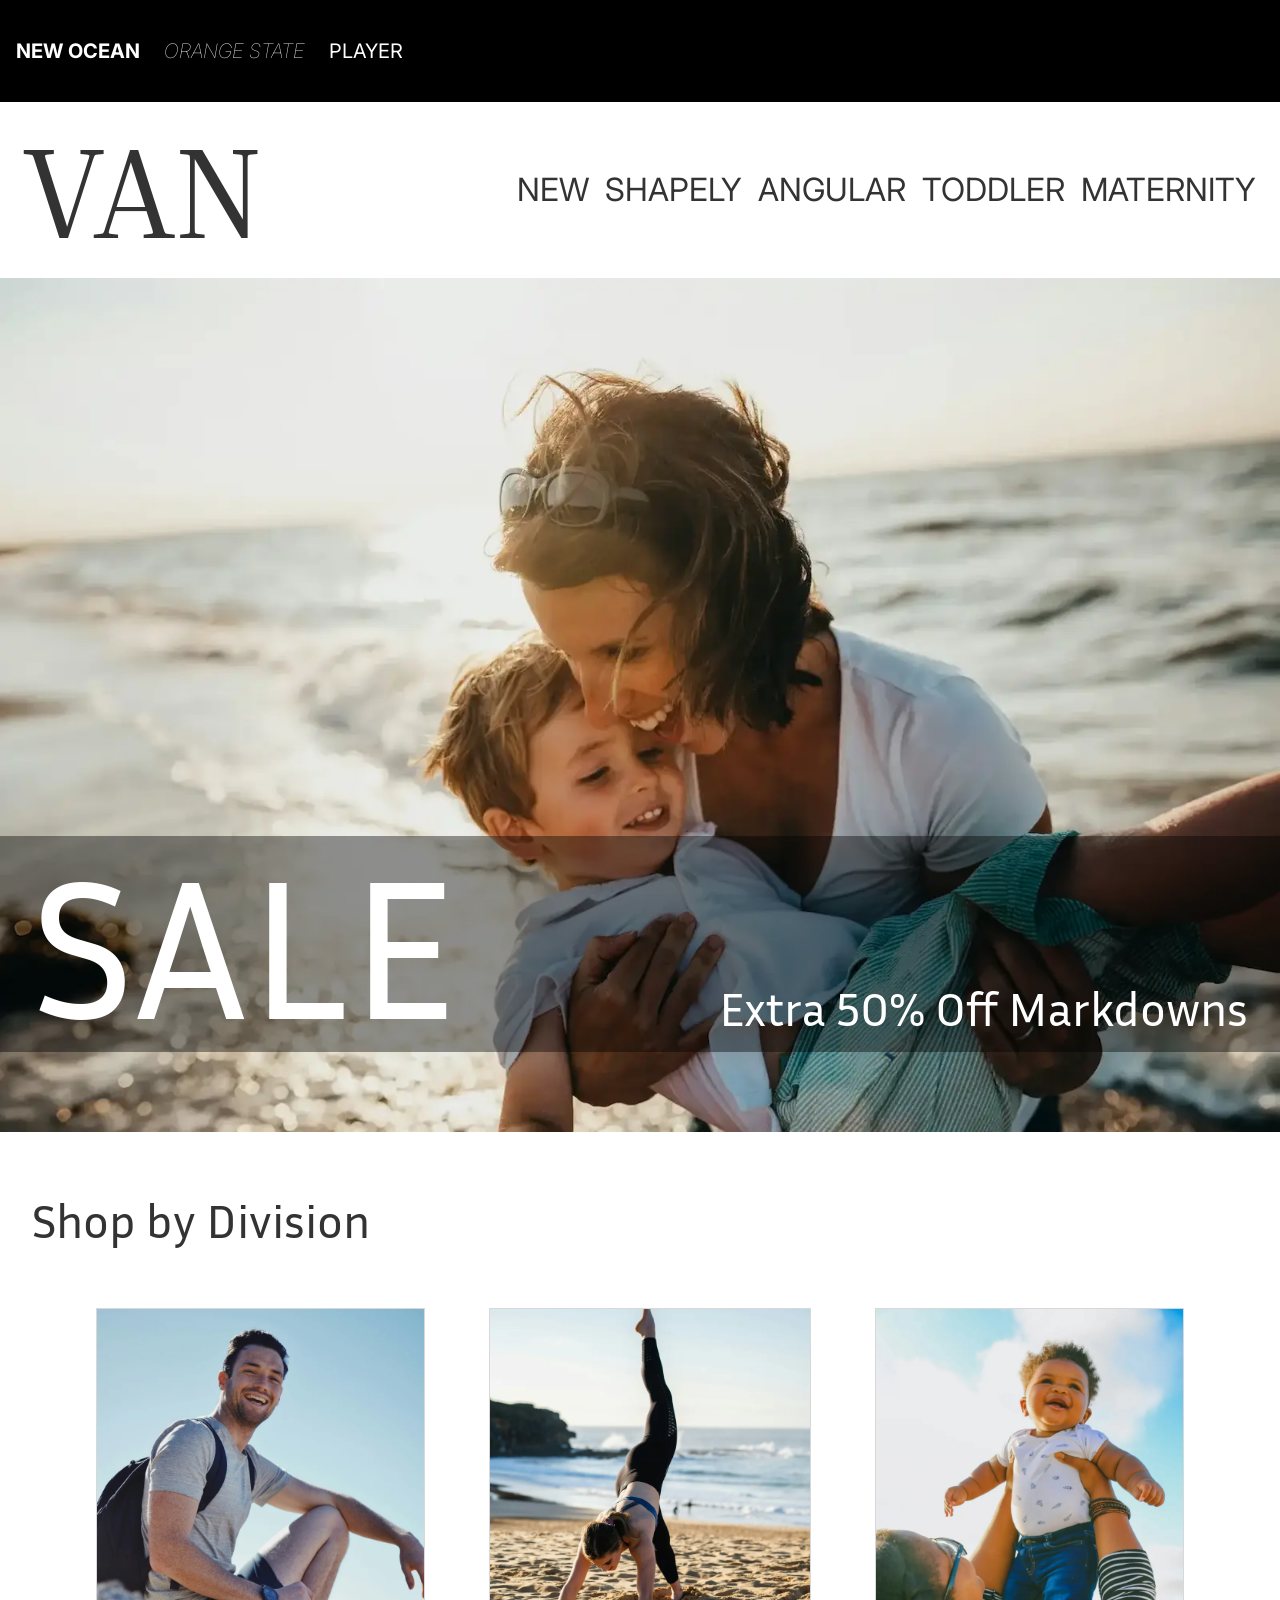
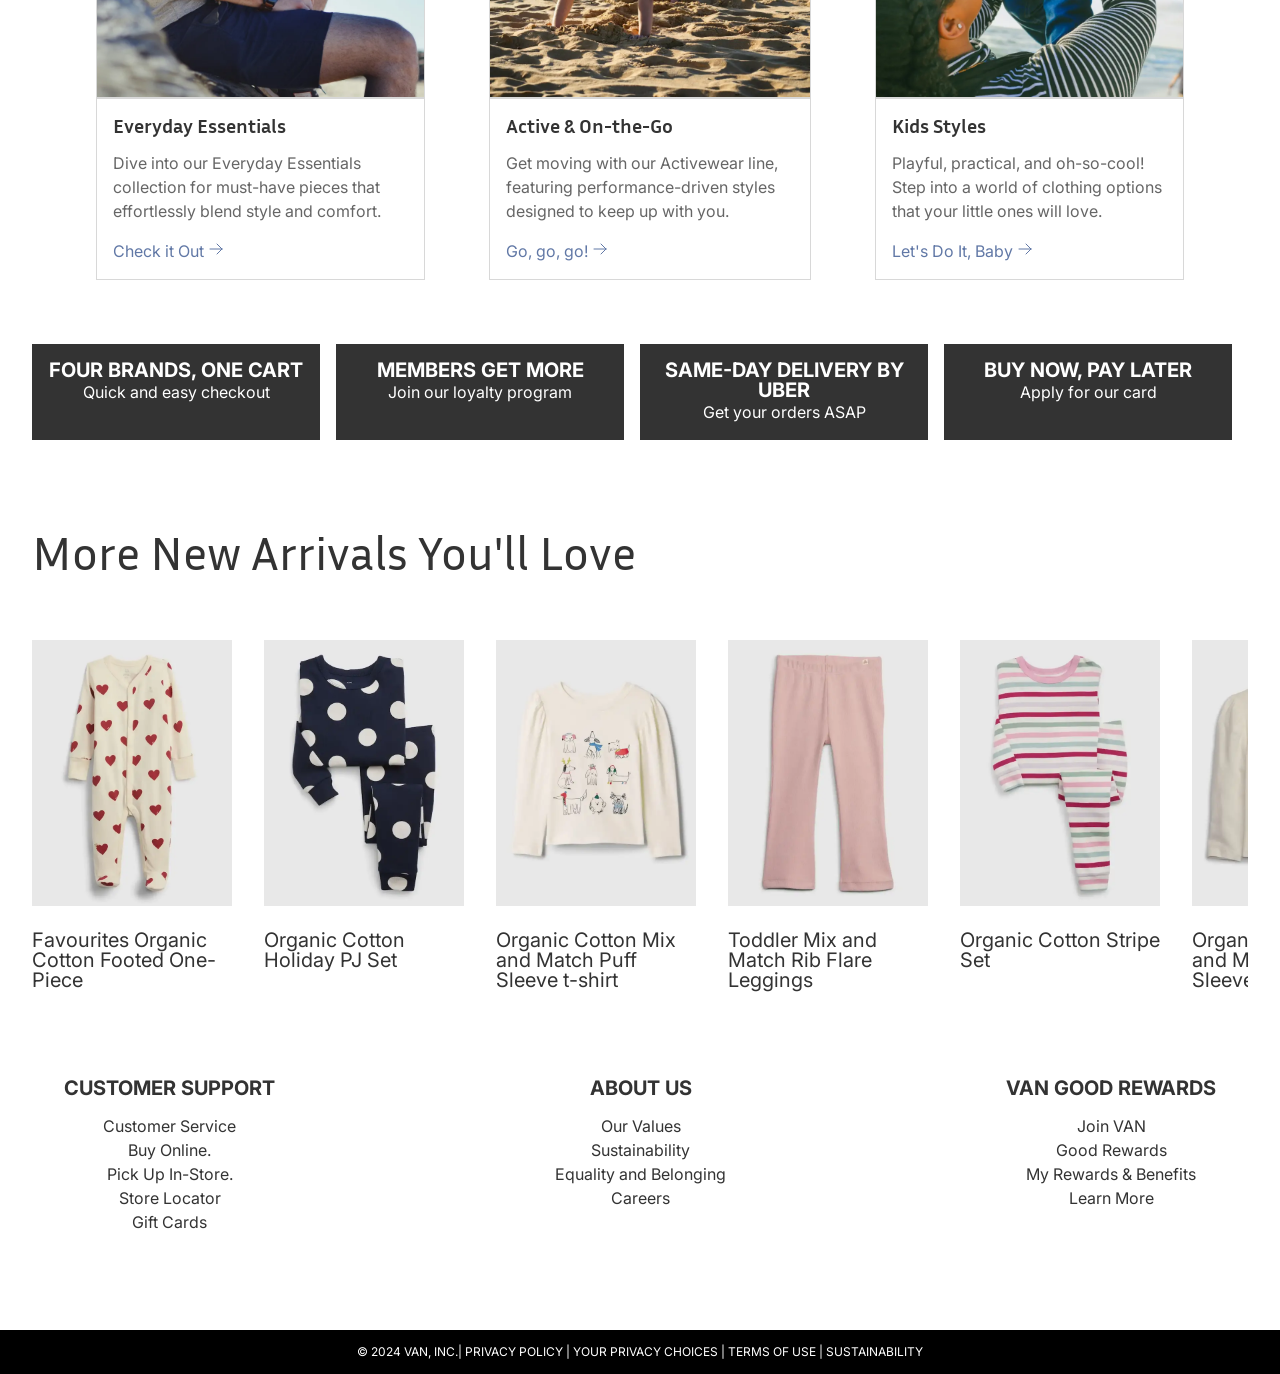
<file: index.html>
<!DOCTYPE html>
<html lang="en">
<head>
    <!-- netlify link for website https://steady-alpaca-3f7b31.netlify.app/ -->
     
    <!-- Required Meta Tags -->
    <meta charset="UTF-8">
    <meta name="viewport" content="width=device-width, initial-scale=1.0">

    <!-- Additional Information -->
    <meta name="author" content="ceilih">
    <meta name="description" content="Webpage for assignment 3">

    <title>New Ocean | Orange State | Player | Van</title>

    <!-- Stylesheets -->
    <link rel="preconnect" href="https://fonts.googleapis.com">
    <link rel="preconnect" href="https://fonts.gstatic.com" crossorigin>
    <link href="https://fonts.googleapis.com/css2?family=Inria+Sans:ital,wght@0,300;0,400;0,700;1,300;1,400;1,700&family=Inria+Serif:ital,wght@0,300;0,400;0,700;1,300;1,400;1,700&family=Inter:opsz,wght@14..32,100..900&display=swap" rel="stylesheet">
    <link rel="stylesheet" href="css/reset.css">
    <link rel="stylesheet" href="css/styles.css">

    <!-- Scripts -->
    <script src="js/main.js" defer></script>
</head>
<body>
   <header>
        <div class="nav-bar">
            <div class="inner-container">
                <ul class="flex">
                    <li>New Ocean</li>
                    <li>Orange State</li>
                    <li>Player</li>
                </ul>
            </div>
        </div>
        <div class="flex inner-container secondary-nav">
            <h2>Van</h2>
            <div class="hamburger-svg">
                <svg fill="none" xmlns="http://www.w3.org/2000/svg" viewBox="0 0 92 96"><g clip-path="url(#a)">
                <title>Toggle menu</title>
                <path d="M93.8 18H13.4v18h80.4zm0 24H13.4v18h80.4zm0 24H13.4v18h80.4z" fill="#000"/></g><defs><clipPath id="a"><path fill="#fff" d="M91.9 0H0v96h91.9z"/></clipPath></defs></svg>
            </div>
                <ul>
                    <li>NEW</li>
                    <li>SHAPELY</li>
                    <li>ANGULAR</li>
                    <li>TODDLER</li>
                    <li>MATERNITY</li>
                </ul>
        </div>
   </header>

   <main>
    <section class="hero">
        <img src="img/mom-holding-child.webp" alt="a mom carrying her kid and laughing on the beach">
        <div class="hero-content">
            <h1>SALE</h1>
            <p>Extra 50% Off Markdowns </p>
        </div>
    </section>

    <section class="inner-container division-section">
        <h2>Shop by Division</h2>

        <div class="flex">
            <div class="division-card">
                <div class="division-img1"></div>
                <div>
                    <h3>Everyday Essentials</h3>
                    <p>Dive into our Everyday Essentials collection for must-have pieces that effortlessly blend style and comfort.</p>
                    <a href="#">Check it Out
                        <svg xmlns="http://www.w3.org/2000/svg" fill="none" viewBox="0 0 24 24" stroke-width="1.5" stroke="currentColor" class="prefix__w-6 prefix__h-6">
                        <title>go to everyday essentials</title>
                        <path stroke-linecap="round" stroke-linejoin="round" d="M13.5 4.5 21 12m0 0-7.5 7.5M21 12H3"/>
                        </svg>
                    </a>
                </div>
            </div>
            <div class="division-card">
                <div class="division-img2"></div>
                <div>
                    <h3>Active & On-the-Go</h3>
                    <p>Get moving with our Activewear line, featuring performance-driven styles designed to keep up with you.</p>
                    <a href="#">Go, go, go!
                        <svg xmlns="http://www.w3.org/2000/svg" fill="none" viewBox="0 0 24 24" stroke-width="1.5" stroke="currentColor" class="prefix__w-6 prefix__h-6">
                        <title>go to activewear</title>
                        <path stroke-linecap="round" stroke-linejoin="round" d="M13.5 4.5 21 12m0 0-7.5 7.5M21 12H3"/>
                        </svg>
                    </a>
                </div>
            </div>
            <div class="division-card">
                <div class="division-img3"></div>
                <div>
                    <h3>Kids Styles</h3>
                    <p>Playful, practical, and oh-so-cool! Step into a world of clothing options that your little ones will love.</p>
                    <a href="#">Let's Do It, Baby
                        <svg xmlns="http://www.w3.org/2000/svg" fill="none" viewBox="0 0 24 24" stroke-width="1.5" stroke="currentColor" class="prefix__w-6 prefix__h-6">
                        <title>go to kids</title>
                        <path stroke-linecap="round" stroke-linejoin="round" d="M13.5 4.5 21 12m0 0-7.5 7.5M21 12H3"/>
                        </svg>
                    </a>
                </div>
            </div>
        </div>

        <!-- faux button links -->
        <div class="flex faux-buttons">
            <a href="#" class="btn">
                <h4>FOUR BRANDS, ONE CART</h4>
                <p>Quick and easy checkout</p>
            </a>

            <a href="#" class="btn">
                <h4>MEMBERS GET MORE</h4>
                <p>Join our loyalty program</p>
            </a>

            <a href="#" class="btn">
                <h4>SAME-DAY DELIVERY BY UBER</h4>
                <p>Get your orders ASAP</p>
            </a>

            <a href="#" class="btn">
                <h4>BUY NOW, PAY LATER</h4>
                <p>Apply for our card</p>
            </a>
        </div>


    </section>


    <section class="inner-container arrivals-section">
        <h2>More New Arrivals You'll Love</h2>

        <div class="horizontal-scroll">
            <div class="scroll-card">
                <img src="img/horizontal-scroll/footed-one-piece.webp" alt="white kids onsie with red hearts">
                <h4>Favourites Organic Cotton Footed One-Piece</h4>
            </div>

            <div class="scroll-card">
                <img src="img/horizontal-scroll/holiday-set.webp" alt="two piece dark blue kids set with white polka dots">
                <h4>Organic Cotton Holiday PJ Set</h4>
            </div>

            <div class="scroll-card">
                <img src="img/horizontal-scroll/puppies.webp" alt="white long sleeve kids shirt with cartoon dogs">
                <h4>Organic Cotton Mix and Match Puff Sleeve t-shirt</h4>
            </div>

            <div class="scroll-card">
                <img src="img/horizontal-scroll/rib-flare.webp" alt="kids pink ribbed flare pants">
                <h4>Toddler Mix and Match Rib Flare Leggings</h4>
            </div>

            <div class="scroll-card">
                <img src="img/horizontal-scroll/stripe-pj.webp" alt="kids two piece striped pj set">
                <h4>Organic Cotton Stripe Set</h4>
            </div>

            <div class="scroll-card">
                <img src="img/horizontal-scroll/deer.webp" alt="white long sleeved kids shirt with a cartoon deer">
                <h4>Organic Cotton Mix and Match Long Sleeve Shirt</h4>
            </div>

            <div class="scroll-card">
                <img src="img/horizontal-scroll/leggings.webp" alt="kids light blue pants">
                <h4>Organic Cotton Mix and Match Leggings</h4>
            </div>

            <div class="scroll-card">
                <img src="img/horizontal-scroll/pj-set.webp" alt="pink kids two piece pj set with princesses">
                <h4>Organic Cotton PJ Set</h4>
            </div>

        </div>
    </section>

    <!-- modal window -->
    <div class="overlay">
        <div class="flex inner-container">
            <div class="modal-img"></div>
            <div class="modal-content">
                <button id="close" class="close flex">
                    Close<svg xmlns="http://www.w3.org/2000/svg" fill="none" viewBox="0 0 24 24" stroke-width="1.5" stroke="currentColor" class="w-6 h-6">
                    <title>Close Pop-Up Window</title>
                    <path stroke-linecap="round" stroke-linejoin="round" d="M6 18 18 6M6 6l12 12" />
                    </svg>
                </button>
                <h2>Unlock so much more.</h2>
                <p>Sign up for our Member Rewards Progam to recieve 30% off in store and online - because you've earned it.</p>

                <a href="membership.html" class="sign-up">Sign Up Now</a>
                <p>* Offer valid for new members only. Exclusions apply. See sign up page for <a href="membership.html">offer details.</a></p>

            </div>
        </div>
    </div>

   </main>

   <footer>
    <div class="flex inner-container">
        <div>
            <h4>CUSTOMER SUPPORT</h4>
            <ul>
                <li>Customer Service</li>
                <li>Buy Online.</li>
                <li>Pick Up In-Store.</li>
                <li>Store Locator</li>
                <li>Gift Cards</li>
            </ul>
        </div>
        <div>
            <h4>ABOUT US</h4>
            <ul>
                <li>Our Values</li>
                <li>Sustainability</li>
                <li>Equality and Belonging</li>
                <li>Careers</li>
            </ul>
        </div>
        <div>
            <h4>VAN GOOD REWARDS</h4>
            <ul>
                <li>Join VAN</li>
                <li>Good Rewards</li>
                <li>My Rewards & Benefits</li>
                <li>Learn More</li>
            </ul>
        </div>
    </div>
    <div>
        <div class="inner-container">
            <p>&copy; 2024 VAN, INC.| PRIVACY POLICY | YOUR PRIVACY CHOICES | TERMS OF USE | SUSTAINABILITY</p>
        </div>
    </div>
</footer>
</body>
</html>
</file>
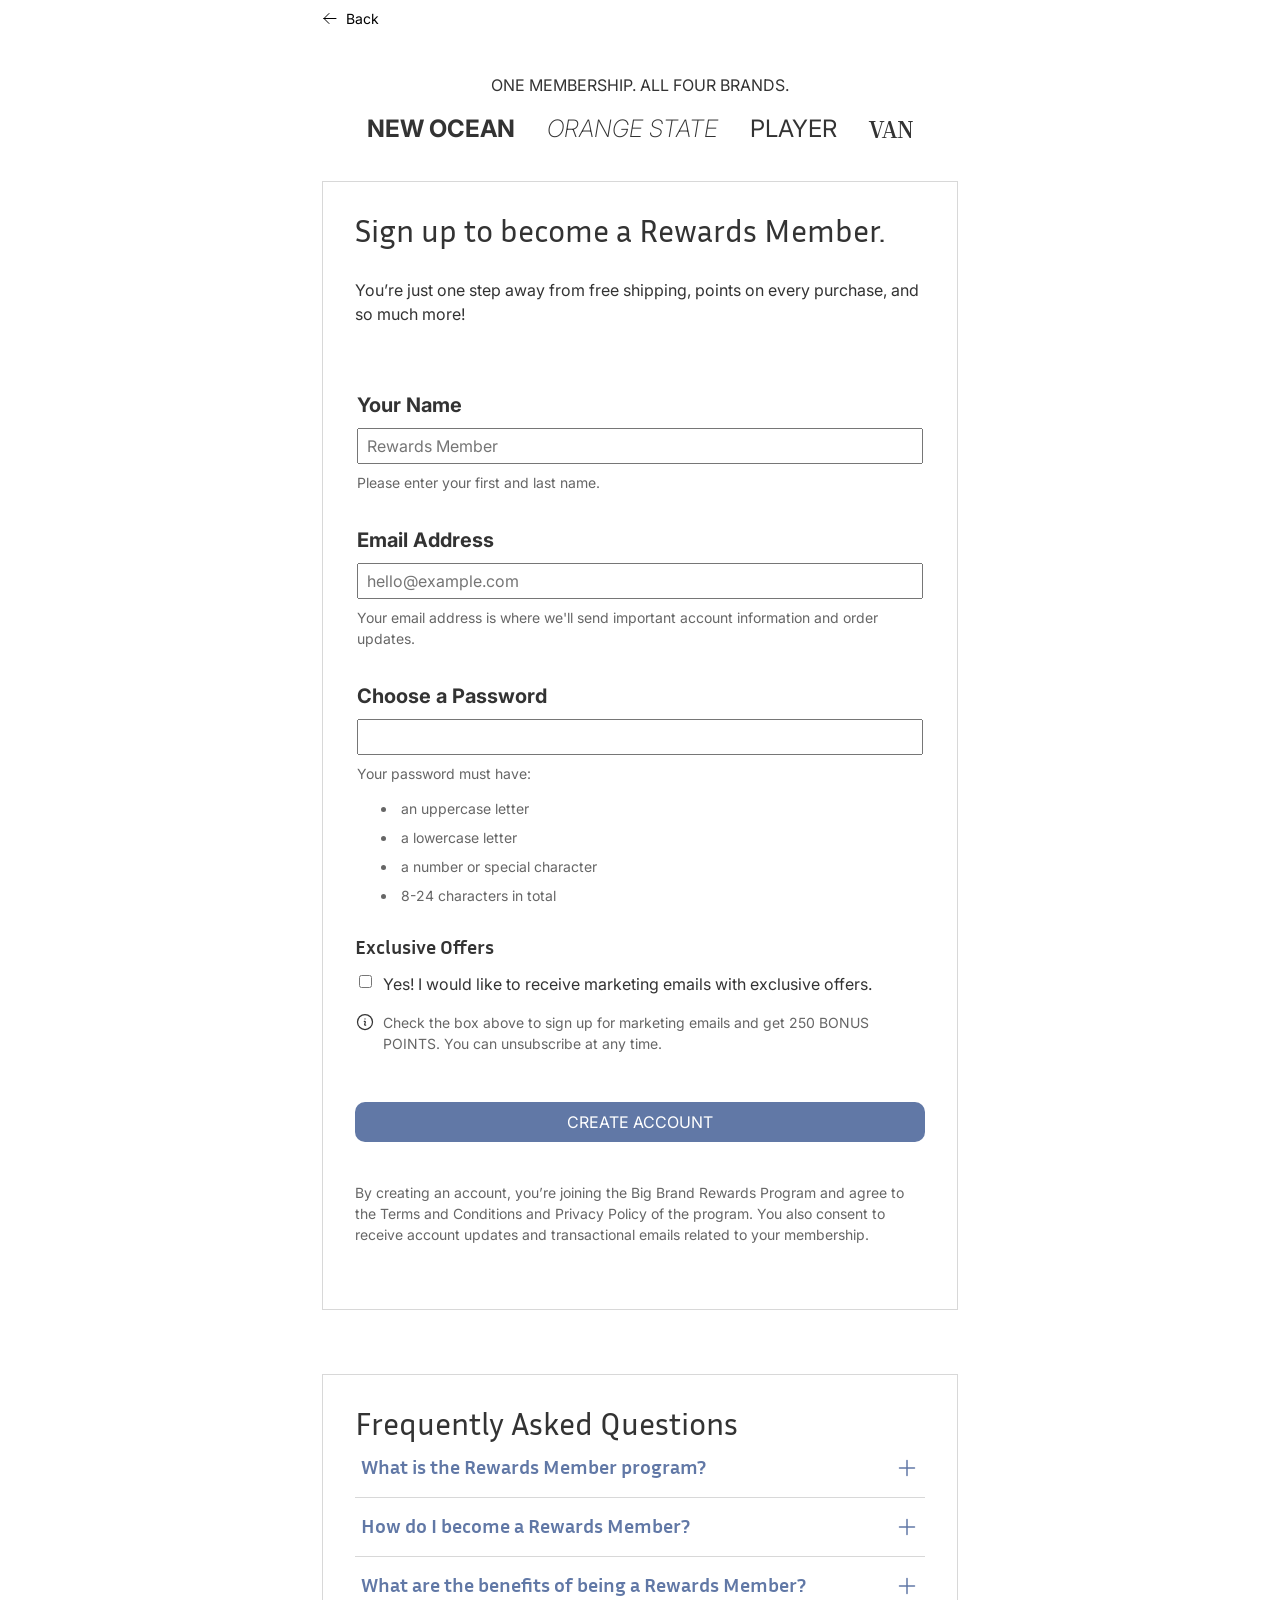
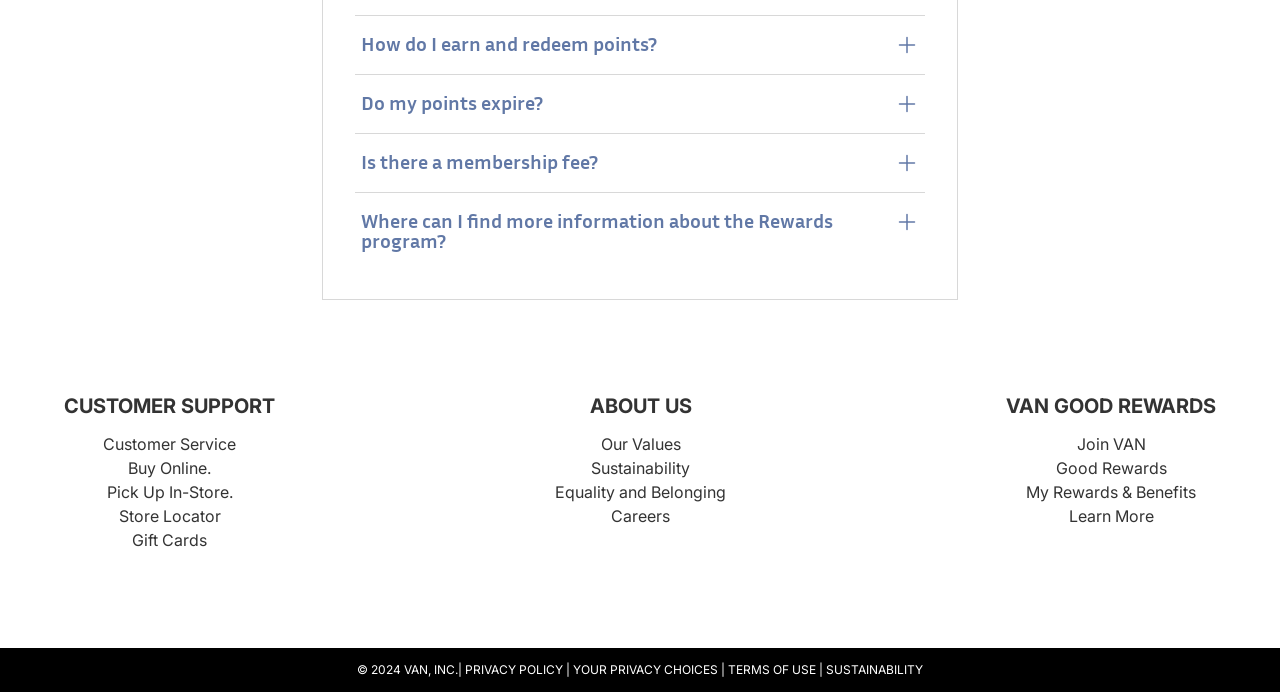
<file: membership.html>
<!DOCTYPE html>
<html lang="en">
<head>
    <!-- Required Meta Tags -->
    <meta charset="UTF-8">
    <meta name="viewport" content="width=device-width, initial-scale=1.0">

    <!-- Additional Information -->
    <meta name="author" content="ceilih">
    <meta name="description" content="Webpage for assignment 3">

    <title>Sign Up | Four Brands One Membership</title>

    <!-- Stylesheets -->
    <link rel="preconnect" href="https://fonts.googleapis.com">
    <link rel="preconnect" href="https://fonts.gstatic.com" crossorigin>
    <link href="https://fonts.googleapis.com/css2?family=Inria+Sans:ital,wght@0,300;0,400;0,700;1,300;1,400;1,700&family=Inria+Serif:ital,wght@0,300;0,400;0,700;1,300;1,400;1,700&family=Inter:opsz,wght@14..32,100..900&display=swap" rel="stylesheet">
    <link rel="stylesheet" href="css/reset.css">
    <link rel="stylesheet" href="css/styles.css">

    <!-- Scripts -->
    <script src="js/main.js" defer></script>
</head>
<body>
    <header class="inner-container membership-header">
    <a href="index.html" class="back-btn">
        <svg xmlns="http://www.w3.org/2000/svg" fill="none" viewBox="0 0 24 24" stroke-width="1.5" stroke="currentColor" class="w-6 h-6">
        <title>Back to home page</title>
        <path stroke-linecap="round" stroke-linejoin="round" d="M10.5 19.5 3 12m0 0 7.5-7.5M3 12h18" />
      </svg>Back</a>

    <h3>One membership. All four brands.</h3>

    <div class="membership-nav">
        <div class="flex">
            <h2>New Ocean</h2>
            <h2>Orange State</h2>
        </div>
        <div class="flex nav-second-line">
            <h2>Player</h2>
            <h2>Van</h2>
        </div>
    </div>

    </header>

    <main class="inner-container">
        <section class="form-section">
            <h3>Sign up to become a Rewards Member.</h3>
            <p>You’re just one step away from free shipping, points on every purchase, and so much more!</p>
            <form action="index.html" method="POST">
                <fieldset>
                    <label for="name">Your Name</label>
                    <input type="text" id="name" name="name" required placeholder="Rewards Member" aria-describedby="name-help">
                    <p id="name-help" class="help">Please enter your first and last name.</p>

                    <label for="email">Email Address</label>
                    <input type="email" id="email" name="email" required placeholder="hello@example.com" aria-describedby="email-help">
                    <p id="email-help" class="help">Your email address is where we'll send important account information and order updates.</p>

                    <label for="password">Choose a Password</label>
                    <input type="password" id="password" name="password" required placeholder=" " pattern="(?=^.{8,}$)((?=.*\d)|(?=.*\W+))(?![.\n])(?=.*[A-Z])(?=.*[a-z]).*$" aria-describedby="password-help">
                    <div id="password-help" class="help">
                        <p>Your password must have:</p>
                        <ul>
                            <li>an uppercase letter</li>
                            <li>a lowercase letter</li>
                            <li>a number or special character</li>
                            <li>8-24 characters in total</li>
                        </ul>
                    </div>
                </fieldset>

                <h4>Exclusive Offers</h4>
                <div class="checkbox-flex">
                    <input type="checkbox" id="checkbox" name="checkbox" aria-describedby="checkbox-help">
                    <label for="checkbox" class="checkbox-label">Yes! I would like to receive marketing emails with exclusive offers.</label>
                </div>
                <div class="checkbox-flex">
                    <svg xmlns="http://www.w3.org/2000/svg" fill="none" viewBox="0 0 24 24" stroke-width="1.5" stroke="currentColor" class="prefix__w-6 prefix__h-6">
                        <title>email offers info</title>
                        <path stroke-linecap="round" stroke-linejoin="round" d="m11.25 11.25.041-.02a.75.75 0 0 1 1.063.852l-.708 2.836a.75.75 0 0 0 1.063.853l.041-.021M21 12a9 9 0 1 1-18 0 9 9 0 0 1 18 0m-9-3.75h.008v.008H12z"/></svg>
                    <p id="checkbox-help" class="help">
                        Check the box above to sign up for marketing emails and get 250 BONUS POINTS. You can unsubscribe at any time.
                    </p>
                </div>

                <input type="submit" id="submit" name="submit" value="CREATE ACCOUNT">
            </form>
            <p class="help">By creating an account, you’re joining the Big Brand Rewards Program and agree to the Terms and Conditions and Privacy Policy of the program. You also consent to receive account updates and transactional emails related to your membership. </p>
        </section>


        <section class="form-section">
            <h3>Frequently Asked Questions</h3>

            <div class="accordion">
                <!-- may not be specific styling for accordion class, might change name -->
                <div class="accordion-item">
                    <h4 class="toggle-btn">
                        <button>
                            What is the Rewards Member program? 
                            <svg xmlns="http://www.w3.org/2000/svg" fill="none" viewBox="0 0 24 24" stroke-width="1.5" 
                            stroke="currentColor" class="w-6 h-6">
                            <title>Toggle Item Visibility</title>
                            <path stroke-linecap="round" stroke-linejoin="round" d="M12 4.5v15m7.5-7.5h-15" />
                            </svg>
                        </button>
                    </h4>

                    <div class="collapsed">
                        <p>The Rewards Member program is our loyalty program, designed to reward you with exclusive benefits, discounts, and perks.</p>
                    </div>
                </div>

                <div class="accordion-item">
                    <h4 class="accordion-header toggle-btn">
                        <button>
                            How do I become a Rewards Member?
                            <svg xmlns="http://www.w3.org/2000/svg" fill="none" viewBox="0 0 24 24" stroke-width="1.5"
                            stroke="currentColor" class="w-6 h-6">
                            <title>Toggle Item Visibility</title>
                            <path stroke-linecap="round" stroke-linejoin="round" d="M12 4.5v15m7.5-7.5h-15" />
                            </svg>
                        </button>
                    </h4>

                    <div class="collapsed">
                        <p>You can become a member of the Rewards program by signing up on our website or mobile app. Simply create an account and opt-in to join the program during the registration process.
                        </p>
                    </div>
                </div>

                <div class="accordion-item">
                    <h4 class="accordion-header toggle-btn">
                        <button>
                            What are the benefits of being a Rewards Member?
                            <svg xmlns="http://www.w3.org/2000/svg" fill="none" viewBox="0 0 24 24" stroke-width="1.5"
                            stroke="currentColor" class="w-6 h-6">
                            <title>Toggle Item Visibility</title>
                            <path stroke-linecap="round" stroke-linejoin="round" d="M12 4.5v15m7.5-7.5h-15" />
                            </svg>
                        </button>
                    </h4>

                    <div class="collapsed">
                        <p>As a Rewards Member, you can enjoy a range of benefits, including:</p>
                        <ul>
                            <li>Earn points for purchases: Accumulate points for every purchase made, which can be redeemed for rewards.</li>
                            <li>Exclusive discounts: Access member-only discounts and promotions on selected products or services.</li>
                            <li>Birthday rewards: Receive special offers or discounts during your birthday month.</li>
                            <li>Early access to sales: Get early access to sales events and new product launches.</li>
                            <li>Free shipping: Enjoy complimentary shipping on eligible orders.</li>
                        </ul>
                    </div>
                </div>

                <div class="accordion-item">
                    <h4 class="accordion-header toggle-btn">
                        <button>
                            How do I earn and redeem points?
                            <svg xmlns="http://www.w3.org/2000/svg" fill="none" viewBox="0 0 24 24" stroke-width="1.5"
                            stroke="currentColor" class="w-6 h-6">
                            <title>Toggle Item Visibility</title>
                            <path stroke-linecap="round" stroke-linejoin="round" d="M12 4.5v15m7.5-7.5h-15" />
                            </svg>
                        </button>
                    </h4>

                    <div class="collapsed">
                        <p>You can earn points in the Rewards program by making qualifying purchases, participating in promotional activities, referring friends, or engaging with our brand through social media or surveys.</p>
                        <p>To redeem your points for rewards, log in to your Rewards account and navigate to the "Redeem Rewards" section. Choose from the available reward options and follow the prompts to complete the redemption process.</p>
                    </div>
                </div>

                <div class="accordion-item">
                    <h4 class="accordion-header toggle-btn">
                        <button>
                            Do my points expire? 
                            <svg xmlns="http://www.w3.org/2000/svg" fill="none" viewBox="0 0 24 24" stroke-width="1.5"
                            stroke="currentColor" class="w-6 h-6">
                            <title>Toggle Item Visibility</title>
                            <path stroke-linecap="round" stroke-linejoin="round" d="M12 4.5v15m7.5-7.5h-15" />
                            </svg>
                        </button>
                    </h4>

                    <div class="collapsed">
                        <p>Points in the Rewards program may have an expiration date, depending on the program's terms and conditions. Please refer to the program guidelines or contact customer support for information about point expiration policies.</p>
                    </div>
                </div>

                <div class="accordion-item">
                    <h4 class="accordion-header toggle-btn">
                        <button>
                            Is there a membership fee?
                            <svg xmlns="http://www.w3.org/2000/svg" fill="none" viewBox="0 0 24 24" stroke-width="1.5"
                            stroke="currentColor" class="w-6 h-6">
                            <title>Toggle Item Visibility</title>
                            <path stroke-linecap="round" stroke-linejoin="round" d="M12 4.5v15m7.5-7.5h-15" />
                            </svg>
                        </button>
                    </h4>

                    <div class="collapsed">
                        <p>No, membership in the Rewards program is completely free. There are no annual fees or hidden charges associated with joining or maintaining your membership.</p>
                    </div>
                </div>

                <div class="accordion-item">
                    <h4 class="accordion-header toggle-btn">
                        <button>
                            Where can I find more information about the Rewards program?
                            <svg xmlns="http://www.w3.org/2000/svg" fill="none" viewBox="0 0 24 24" stroke-width="1.5"
                            stroke="currentColor" class="w-6 h-6">
                            <title>Toggle Item Visibility</title>
                            <path stroke-linecap="round" stroke-linejoin="round" d="M12 4.5v15m7.5-7.5h-15" />
                            </svg>
                        </button>
                    </h4>

                    <div class="collapsed">
                        <p>For more information about the Rewards program, including detailed terms and conditions, point earning and redemption rules, and FAQs, visit our website or contact our customer support team for assistance.</p>
                    </div>
                </div>

            </div>
        </section>
    </main>

    <footer>
        <div class="flex inner-container">
            <div>
                <h4>CUSTOMER SUPPORT</h4>
                <ul>
                    <li>Customer Service</li>
                    <li>Buy Online.</li>
                    <li>Pick Up In-Store.</li>
                    <li>Store Locator</li>
                    <li>Gift Cards</li>
                </ul>
            </div>
            <div>
                <h4>ABOUT US</h4>
                <ul>
                    <li>Our Values</li>
                    <li>Sustainability</li>
                    <li>Equality and Belonging</li>
                    <li>Careers</li>
                </ul>
            </div>
            <div>
                <h4>VAN GOOD REWARDS</h4>
                <ul>
                    <li>Join VAN</li>
                    <li>Good Rewards</li>
                    <li>My Rewards & Benefits</li>
                    <li>Learn More</li>
                </ul>
            </div>
        </div>
        <div>
            <div class="inner-container">
                <p>&copy; 2024 VAN, INC.| PRIVACY POLICY | YOUR PRIVACY CHOICES | TERMS OF USE | SUSTAINABILITY</p>
            </div>
        </div>
    </footer>
</body>
</html>
</file>
<file: css/styles.css>
:root {
    --brand-blue: #6178A6;
    --inter: "Inter", sans-serif;
    --inria-sans: "Inria Sans", sans-serif;
    --inria-serif: "Inria Serif", serif;
    --text: rgb(51,51,51);
    --plain-links: rgb(97,120,166);
    --grey: rgb(102,102,102);
    --pale-grey: rgb(216,216,216);
    --warning: rgb(226,111,101);
    --success: rgb(124,182,144);
}

/* utility classes */

.flex {
    display: flex;
    flex-direction: column;
}

svg {
    width: 1rem;
}

button {
    border: unset;
    background-color: unset;
}

.inner-container {
    max-width: 1280px;
    margin: auto;
}

/* typography */

body {
    font-family: var(--inter);
    font-weight: 400;
    color: var(--text);
    font-size: 1rem;
    line-height: 1.5;
}

a {
    text-decoration: none;
    color: var(--plain-links);
}

.hero {
    text-align: center;
}

h1 {
    font-family: var(--inria-sans);
    font-weight: 400;
    font-size: 12.5rem;
    line-height: 1;
}

.hero p {
    font-size: 3rem;
    font-family: var(--inria-sans);
}

h2 {
    font-family: var(--inria-sans);
    font-size: 3rem;
    font-weight: 400;
    line-height: 1;
}

h3 {
    font-family: var(--inria-sans);
    font-size: 1.25rem;
    line-height: 1;
}

.division-card p {
    font-size: 1rem;
    line-height: 1.5;
    color: var(--grey);
}

h4 {
    font-size: 1.25rem;
    line-height: 1;
}

.btn h4,
.btn p {
    color: #fff;
}

footer {
    text-align: center;
}

footer p {
    line-height: 1;
    font-size: 0.75rem;
}

.sign-up {
    text-transform: uppercase;
    color: #fff;
    font-family: var(--inria-sans);
    font-weight: 700;
    font-size: 1.25rem;
}

.modal-content p:last-of-type {
    color: var(--grey);
}

/* nav styling */

.nav-bar {
    background-color: #000;
    color: #fff;
    text-transform: uppercase;
    padding: 2rem 0;
}

.nav-bar li:first-of-type {
    font-weight: 700;
}

.nav-bar li:nth-of-type(2) {
    font-weight: 100;
    font-style: italic;
}

.nav-bar .flex {
    flex-direction: row;
    gap: 1.5rem;
    font-size: 1.25rem;
    justify-content: center;
}

.secondary-nav {
    flex-direction: row;
    justify-content: space-between;
    align-items: center;
    text-transform: uppercase;
    padding: 1.5rem;
}

.secondary-nav h2 {
    font-family: var(--inria-serif);
    font-size: 8rem;
}

.secondary-nav svg {
    width: 6rem;
}

.secondary-nav ul {
    display: none;
    font-size: 2rem;
}


/* home page styling */

.hero-content {
    background-color: rgba(0, 0, 0, 0.4);
    color: #fff;
}

.division-section h2,
.arrivals-section h2 {
    margin: 4rem 0;
}

.division-section,
.arrivals-section {
    padding: 0 2rem;
}

.division-card div {
    border: 1px solid var(--pale-grey);
    padding: 1rem;
}
.division-card {
    margin-bottom: 2rem;
}

.division-card p {
    padding: 1rem 0;
}

.division-img1 {
    background: url('../img/man-on-rock.webp') top / cover no-repeat;
    height: 250px;
}

.division-img2 {
    background: url('../img/yoga-on-beach.webp') bottom / cover no-repeat;
    height: 250px;
}

.division-img3 {
    background: url('../img/baby-in-sky.webp') top / cover no-repeat;
    height: 250px;
}

.faux-buttons {
    margin-top: 2rem;
}

.btn {
    background-color: var(--text);
    text-align: center;
    margin-bottom: 1.5rem;
    padding: 1rem 0;
}

.horizontal-scroll {
    display: flex;
    flex-wrap: nowrap;
    gap: 2rem;
    overflow-x: scroll;
    margin-bottom: 2rem;
}

.scroll-card {
    flex: 0 0 12.5rem;
}

.scroll-card h4 {
    size: 1rem;
    font-weight: 400;
    margin: 1.5rem 0;
}

footer > div:last-of-type {
    margin-top: 3rem;
    padding: 1rem;
    background-color: #000;
    color: #fff;
}

/* modal styles */

.overlay {
    background-color: rgba(0, 0, 0, 0.65);
    position: fixed;
    top: 0;
    height: 100vh;
    min-width: 100%;
    display: none;
    justify-content: center;
    align-items: center;
}

.overlay .inner-container {
    max-width: 400px;
}

.modal-img {
    background: url('../img/people-on-beach.webp') center / cover no-repeat;
    height: 260px;
    border-radius: 10px 10px 0 0;
}

.close {
    color: var(--text);
    flex-direction: row;
    align-items: center;
    justify-content: center;
    margin: 0 0 2rem auto;
}

.close svg {
    width: 1.75rem;
}

.sign-up {
    background-color: var(--plain-links);
    text-align: center;
    border-radius: 10px;
    margin: 0 auto;
    display: inline-block;
    padding: 0.5rem 0;
    width: 100%;
}

.modal-content {
    padding: 2rem;
    background-color: #fff;
}

.modal-content p {
    margin: 2rem 0;
}

.modal-content {
    border-radius: 0 0 10px 10px;
}

/* form page */

.back-btn {
    color: #000;
    font-size: 0.875rem;
    display: flex;
    gap: 0.5rem;
    padding-bottom: 3rem;
}

.membership-header {
    padding: 0.5rem 2rem;
}

.membership-header h3 {
    font-family: var(--inter);
    text-transform: uppercase;
    font-weight: 400;
    font-size: 1rem;
    text-align: center;
    padding-bottom: 1.5rem;
}

.membership-nav h2 {
    font-family: var(--inter);
    font-size: 1.5rem;
}

.membership-nav .flex {
    flex-direction: row;
    flex-wrap: wrap;
    gap: 2rem;
    justify-content: center;
    text-transform: uppercase;
}

.membership-header h2:first-of-type {
    font-weight: 700;
}

.membership-header h2:nth-of-type(2) {
    font-weight: 200;
    font-style: italic;
}

.nav-second-line h2:first-of-type {
    font-weight: 400;
}

.nav-second-line h2:last-of-type {
    font-family: var(--inria-serif);
    font-style: normal;
    font-weight: 700;
}

.form-section {
    border: 1px solid var(--pale-grey);
    margin: 2rem 2rem 4rem 2rem;
    padding: 2rem;
}

fieldset {
    border: unset;
    padding: unset;
}

.form-section h3 {
    font-weight: 400;
    font-size: 2rem;
}

.form-section > p {
    margin: 2rem 0;
}

.help li {
    list-style: inside;
    margin: unset;
    padding-left: 1.5rem;
}

input:not([type="checkbox"]) {
    width: 100%;
    padding: 0.25rem 0.5rem;
    margin: 0.5rem 0;
}

label:not(input[type="checkbox"] + label) {
    font-weight: 700;
    font-size: 1.25rem;
    display: inline-block;
    margin-top: 2rem;
}

.help {
    color: var(--grey);
    font-size: 0.875rem;
}

.help li {
    margin-top: 0.5rem;
}

.form-section h4 {
    font-family: var(--inria-sans);
    margin: 1rem 0;
}

.checkbox-flex {
    display: flex;
    align-items: flex-start;
    gap: 0.5rem;
    margin-bottom: 1rem;
}

.checkbox-flex svg {
    max-width: 1.25rem;
    min-width: 1.25rem;
}

input[type="submit"] {
    border: unset;
    background-color: var(--plain-links);
    color: #fff;
    border-radius: 10px;
    padding: 0.5rem 0;
    margin-top: 2rem;
}

.form-section button {
    display: flex;
    width: 100%;
    justify-content: space-between;
    text-align: left;
    color: var(--plain-links);
}

.form-section button svg {
    min-width: 1.5rem;
}

.accordion-item {
    border-bottom: solid 1px var(--pale-grey);
}

.accordion-item:last-of-type {
    border: unset;
}

.collapsed {
    max-height: 0;
    opacity: 0;
    visibility: hidden;
    transition: all 0.3s ease;
}

.expanded {
    max-height: unset;
    opacity: 1;
    visibility: visible;
}

.accordion-item p {
    margin-bottom: 1rem;
}

/* form validation */

fieldset input:invalid:not(:focus):not(:placeholder-shown) {
    background:url('../img/svg/exclamation.svg') right 0.5rem center no-repeat;
}

fieldset input:valid:not(:focus):not(:placeholder-shown) {
    background: url('../img/svg/check.svg') right 0.5rem center no-repeat;
}


/* large styling */

@media screen and (min-width:840px) {

    .flex {
        flex-direction: row;
    }

    /* modal */

    .overlay .inner-container {
        max-width: 1080px;
    }

    .overlay {
        padding: 5rem;
    }

    .modal-img {
        height: unset;
        width: 430px;
        border-radius: 10px 0 0 10px;
    }

    .modal-content {
        border-radius: 0 10px 10px 0;
    }

    .nav-bar .flex {
        justify-content: unset;
        margin-left: 1rem;
    }

    .nav-bar {
        padding: 1rem 0;
    }

    .hamburger-svg {
        display: none;
    }

    .secondary-nav ul {
        display: flex;
        gap: 1rem;
    }

    .hero {
        position: relative;
    }

    .hero-content {
        position: absolute;
        bottom: 5rem;
        width: 100%;
        display: flex;
        justify-content: space-between;
        align-items: flex-end;
        padding: 0.5rem 2rem;
    }

    .division-section .flex {
        column-gap: 4rem;
        padding: 0 4rem;
    }

    .division-img1,
    .division-img2,
    .division-img3 {
        height: 390px;
    }

    .division-section .faux-buttons {
        padding: unset;
        gap: 1rem;
    }

    .division-section .faux-buttons a {
        width: calc((100% / 4) - (4rem / 4));
    }

    footer .flex {
        justify-content: space-between;
        padding: 2rem 4rem;
    }

    header.inner-container,
    main.inner-container {
        max-width: 700px;
    }

    .membership-nav {
        display: flex;
        gap: 2rem;
        justify-content: center;
    }
}
</file>
